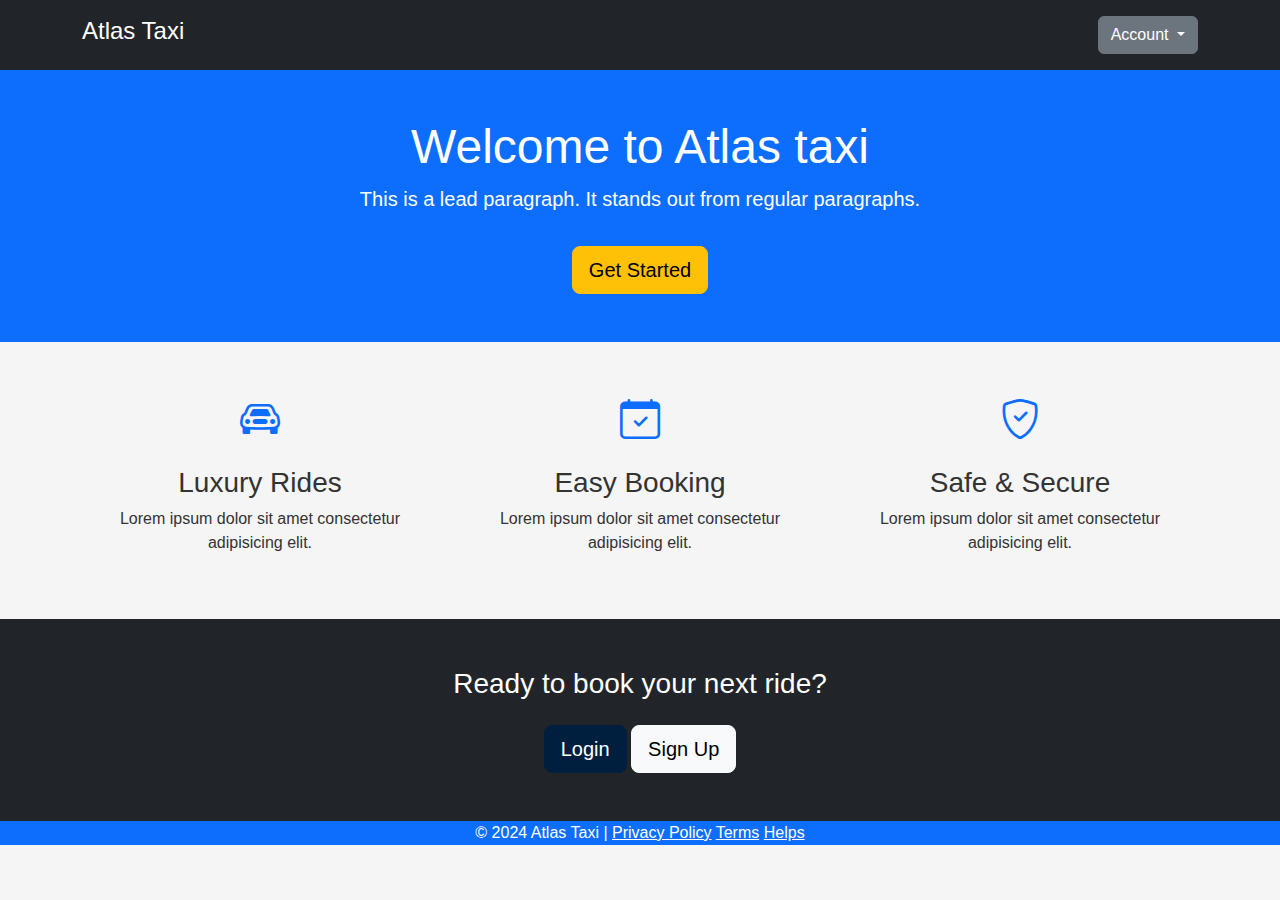
<file: index.html>
<!DOCTYPE html>
<html lang="en">
<head>
  <meta charset="UTF-8">
  <meta name="viewport" content="width=device-width, initial-scale=1.0">
  <link href="https://cdn.jsdelivr.net/npm/bootstrap@5.3.3/dist/css/bootstrap.min.css" rel="stylesheet" integrity="sha384-QWTKZyjpPEjISv5WaRU9OFeRpok6YctnYmDr5pNlyT2bRjXh0JMhjY6hW+ALEwIH" crossorigin="anonymous">
  <link href="https://cdn.jsdelivr.net/npm/bootstrap-icons/font/bootstrap-icons.css" rel="stylesheet">
  <script defer src="https://cdn.jsdelivr.net/npm/bootstrap@5.3.3/dist/js/bootstrap.bundle.min.js" integrity="sha384-YvpcrYf0tY3lHB60NNkmXc5s9fDVZLESaAA55NDzOxhy9GkcIdslK1eN7N6jIeHz" crossorigin="anonymous"></script>
  <link rel="stylesheet" href="Assets/styles.css">
  <title>Atlas Taxi - Home</title>
</head>
<body>
  <!-- Header section --> 
   <header class="bg-dark text-white py-3">
    <div class="container d-flex justify-content-between align-items-center">
      <h1 class="h4">Atlas Taxi</h1>
      <div class="dropdown">
        <button class="btn btn-secondary dropdown-toggle" type="button" id="dropdownMenuButton" data-bs-toggle="dropdown" aria-expanded="false">
          Account
        </button>
        <ul class="dropdown-menu" aria-labelledby="dropdownMenuButton">
          <li><a class="dropdown-item" href="pages/user-login.html">Login</a></li>
          <li><a class="dropdown-item" href="pages/signup.html">Sign Up</a></li>
        </ul>
      </div>
    </div>
   </header>
  <!-- Hero section --> 
  <section class="bg-primary text-white py-5 text-center">
  <div class="container">
    <h2 class="display-5">Welcome to Atlas taxi</h2>
    <p class="lead">
      This is a lead paragraph. It stands out from regular paragraphs.
    </p>
    <a href="pages/signup.html" class="btn btn-warning btn-lg mt-3">Get Started</a>
   </div>
  </section> 
   
  <!-- Features section --> 
  <section class="py-5">
    <div class="container text-center">
      <div class="row align-items">
        <div class="col-md-4">
          <i class="bi bi-car-front fs-1 text-primary"></i>
          <h3 class="mt-3">Luxury Rides</h3>
          <p>Lorem ipsum dolor sit amet consectetur adipisicing elit.</p>
        </div>
        <div class="col-md-4">
          <i class="bi bi-calendar-check fs-1 text-primary"></i>
          <h3 class="mt-3">Easy Booking</h3>
          <p>Lorem ipsum dolor sit amet consectetur adipisicing elit.</p>
        </div>
        <div class="col-md-4">
          <i class="bi bi-shield-check fs-1 text-primary"></i>
          <h3 class="mt-3">Safe & Secure</h3>
          <p>Lorem ipsum dolor sit amet consectetur adipisicing elit.</p>
        </div>
      </div>
    </div>
  </section>
   
  <!-- Take action section --> 
  <section class="bg-dark text-white text-center py-5">
  <div class="container">
      <h3>Ready to book your next ride?</h3>
      <a href="pages/user-login.html" class="btn btn-primary btn-lg mt-3">Login</a>
      <a href="pages/signup.html" class="btn btn-light btn-lg mt-3">Sign Up</a>
  </div>
  </section>
  <!-- Footer section--> 
  <footer class="bg-primary text-center">
    <p>
        &copy; 2024 Atlas Taxi |
        <a href="#" class="text-white">Privacy Policy</a>
        <a href="#" class="text-white">Terms</a>
        <a href="#" class="text-white">Helps</a>
    </p>
 </footer>
</body>
</html>
</file>
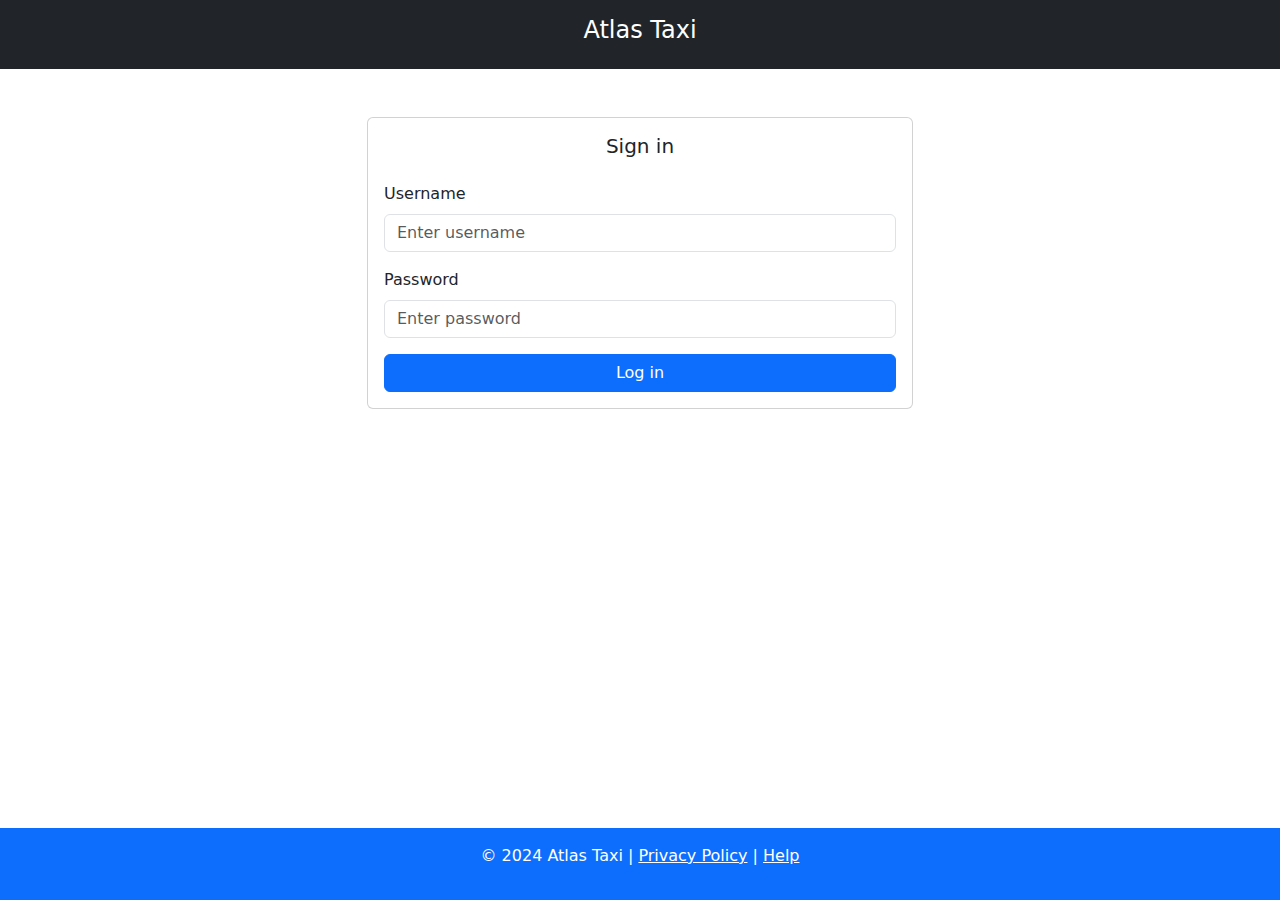
<file: pages/admin-login.html>
<!DOCTYPE html>
<html lang="en">
  <head>
    <meta charset="UTF-8">
    <meta name="viewport" content="width=device-width, initial-scale=1.0">
    <link href="https://cdn.jsdelivr.net/npm/bootstrap@5.3.3/dist/css/bootstrap.min.css" rel="stylesheet" integrity="sha384-QWTKZyjpPEjISv5WaRU9OFeRpok6YctnYmDr5pNlyT2bRjXh0JMhjY6hW+ALEwIH" crossorigin="anonymous">
    <script defer src="https://cdn.jsdelivr.net/npm/bootstrap@5.3.3/dist/js/bootstrap.bundle.min.js" integrity="sha384-YvpcrYf0tY3lHB60NNkmXc5s9fDVZLESaAA55NDzOxhy9GkcIdslK1eN7N6jIeHz" crossorigin="anonymous"></script>
    <style>
        body {
          
          min-height: 100vh;
          margin: 0;
          display: flex;
          flex-direction: column;
        }

        footer {
            background-color: #007bff;
            color: white;
            text-align: center;
            padding: 20px;
            margin-top: auto;
        }
    </style>
    <title>Atlas Taxi Sign in</title>
  </head>
  <body>
    <!-- Header -->
    <header class="bg-dark text-white py-3">
      <div class="container text-center">
        <h1 class="h4">Atlas Taxi</h1>
      </div>
    </header>

    <!-- Signip Form -->
    <main class="container my-5">
      <div class="row justify-content-center">
        <div class="col-md-6">
          <div class="card">
            <div class="card-body">
                <h2 class="h5 text-center mb-4">Sign in</h2>
                <form>
                    <div class="mb-3">
                        <label for="username" class="form-label">Username</label>
                        <input type="username" class="form-control" id="username" placeholder="Enter username" required>
                    </div>
                    <div class="mb-3">
                        <label for="password" class="form-label">Password</label>
                        <input type="password" class="form-control" id="password" placeholder="Enter password" required>
                    </div>
                    <a href="../pages/admin.html" class="btn btn-primary w-100">Log in</a>
                </form>
            </div>
          </div>
        </div>
      </div>
    </main>

    <!-- Footer -->
    <footer class="bg-primary text-white text-center py-3">
      <p>&copy; 2024 Atlas Taxi | <a href="#" class="text-white">Privacy Policy</a> | <a href="#" class="text-white">Help</a></p>
    </footer>
  </body>
</html>
</file>
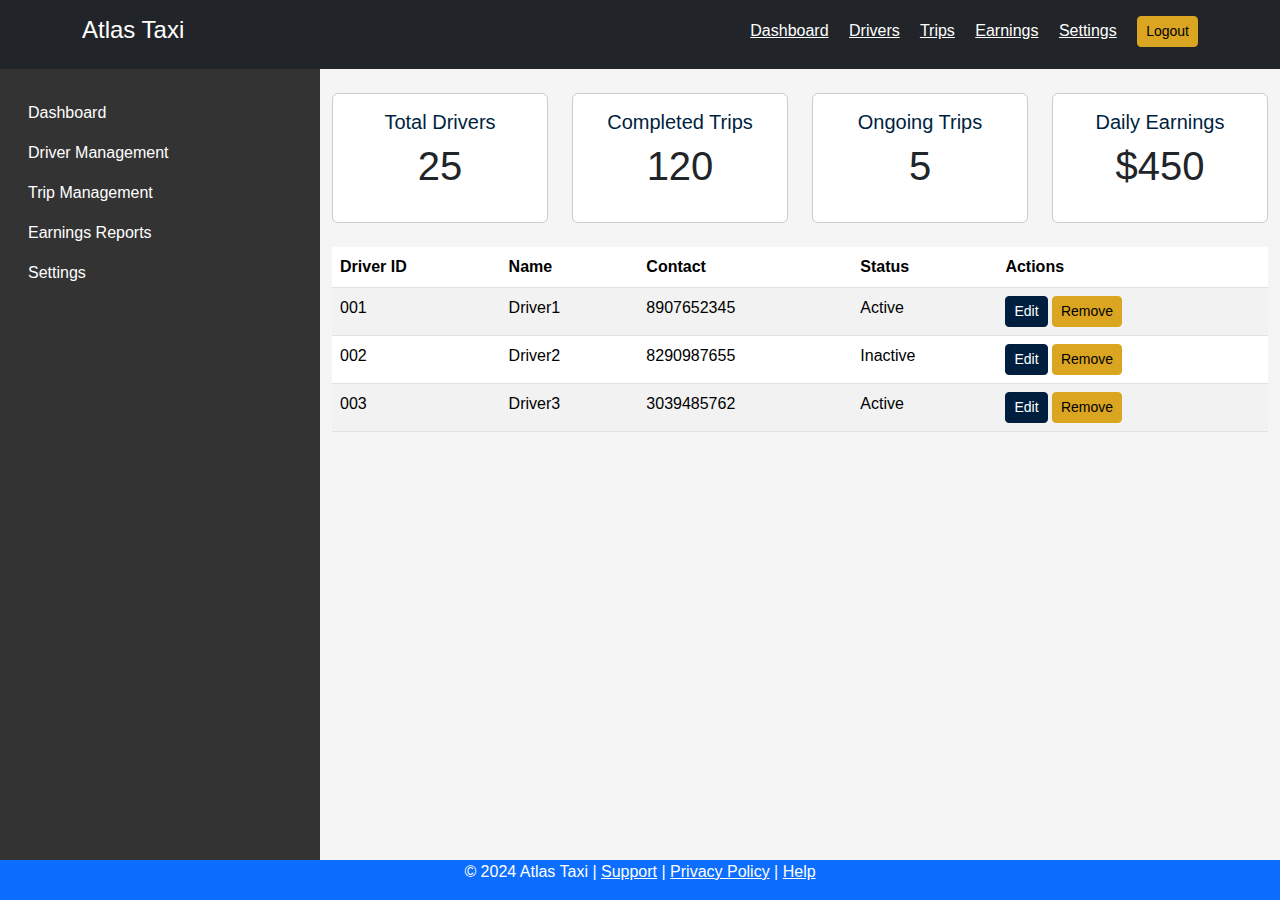
<file: pages/admin.html>
<!DOCTYPE html>
<html lang="en">
<head>
    <meta charset="UTF-8">
    <meta name="viewport" content="width=device-width, initial-scale=1.0">
    <link href="https://cdn.jsdelivr.net/npm/bootstrap@5.3.3/dist/css/bootstrap.min.css" rel="stylesheet" integrity="sha384-QWTKZyjpPEjISv5WaRU9OFeRpok6YctnYmDr5pNlyT2bRjXh0JMhjY6hW+ALEwIH" crossorigin="anonymous">
    <script defer src="https://cdn.jsdelivr.net/npm/bootstrap@5.3.3/dist/js/bootstrap.bundle.min.js" integrity="sha384-YvpcrYf0tY3lHB60NNkmXc5s9fDVZLESaAA55NDzOxhy9GkcIdslK1eN7N6jIeHz" crossorigin="anonymous"></script>
    <link rel="stylesheet" href="../Assets/styles.css">
    <title>Atlas Taxi Admin Page</title>
</head>
<body class="d-flex flex-column min-vh-100">
    <!-- Header -->
    <header class="bg-dark text-white py-3">
        <div class="container d-flex justify-content-between align-items center">
            <h1 class="h4">Atlas Taxi</h1>
            <nav>
                <a class="text-white me-3" href="#">Dashboard</a>
                <a class="text-white me-3" href="#">Drivers</a>
                <a class="text-white me-3" href="#">Trips</a>
                <a class="text-white me-3" href="#">Earnings</a>
                <a class="text-white" href="#">Settings</a>
                <button class="btn btn-danger btn-sm ms-3">Logout</button>
            </nav>
        </div>
    </header>

    <!-- Sidebar and Main content -->
    <div style="display: grid" class="container-fluid flex-grow-1">
        <div class="row">
            <!-- Sidebar -->
            <aside class="col-md-3 py-4">
                <nav class="nav flex-column">
                    <a class="nav-link" href="#">Dashboard</a>
                    <a class="nav-link" href="#">Driver Management</a>
                    <a class="nav-link" href="#">Trip Management</a>
                    <a class="nav-link" href="#">Earnings Reports</a>
                    <a class="nav-link" href="#">Settings</a>
                </nav>
            </aside>
        <!-- Main content -->
         <main class="col-md-9 py-4">
            <!-- Metrics cards -->
             <div class="row mb-4">
                <div class="col-md-3">
                    <div class="card text-center">
                        <div class="card-body">
                            <h5>Total Drivers</h5>
                            <p class="display-6">25</p>
                        </div>
                    </div>
                </div>
                <div class="col-md-3">
                    <div class="card text-center">
                        <div class="card-body">
                            <h5>Completed Trips</h5>
                            <p class="display-6">120</p>
                        </div>
                    </div>
                </div>
                <div class="col-md-3">
                    <div class="card text-center">
                        <div class="card-body">
                            <h5>Ongoing Trips</h5>
                            <p class="display-6">5</p>
                        </div>
                    </div>
                </div>
                <div class="col-md-3">
                    <div class="card text-center">
                        <div class="card-body">
                            <h5>Daily Earnings</h5>
                            <p class="display-6">$450</p>
                        </div>
                    </div>
                </div>
             </div>
            <!-- Drivers Table -->
            <div class="table-responsive">
                <table class="table table-striped">
                  <thead>
                    <tr>
                        <th>Driver ID</th>
                        <th>Name</th>
                        <th>Contact</th>
                        <th>Status</th>
                        <th>Actions</th>
                    </tr>
                  </thead>
                  <tbody>
                    <tr>
                        <td>001</td>
                        <td>Driver1</td>
                        <td>8907652345</td>
                        <td>Active</td>
                        <td>
                            <button class="btn btn-primary btn-sm">Edit</button>
                            <button class="btn btn-primary btn-danger btn-sm">Remove</button>
                        </td>
                    </tr>
                    <tr>
                        <td>002</td>
                        <td>Driver2</td>
                        <td>8290987655</td>
                        <td>Inactive</td>
                        <td>
                            <button class="btn btn-primary btn-sm">Edit</button>
                            <button class="btn btn-primary btn-danger btn-sm">Remove</button>
                        </td>
                    </tr>
                    <tr>
                        <td>003</td>
                        <td>Driver3</td>
                        <td>3039485762</td>
                        <td>Active</td>
                        <td>
                            <button class="btn btn-primary btn-sm">Edit</button>
                            <button class="btn btn-primary btn-danger btn-sm">Remove</button>
                        </td>
                    </tr>
                  </tbody>
                </table>
              </div>
         </main>
        </div>
    </div>
    <!-- Footer -->
    <footer class="bg-primary text-white text-center">
        <p>
            &copy; 2024 Atlas Taxi | 
            <a href="#" class="text-white">Support</a> | 
            <a href="#" class="text-white">Privacy Policy</a> | 
            <a href="#" class="text-white">Help</a> 
        </p>
    </footer>
    

</body>
</html>
</file>
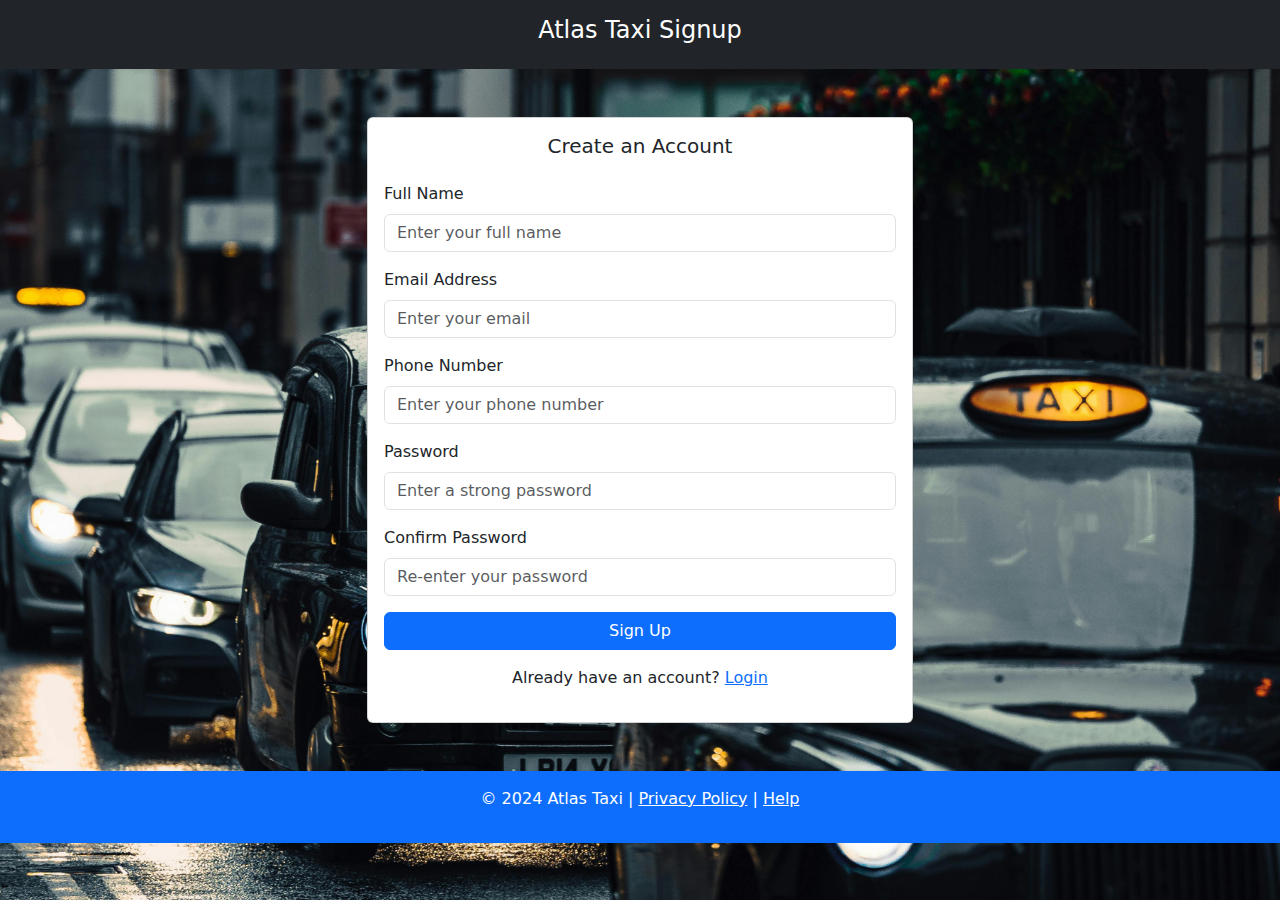
<file: pages/signup.html>
<!DOCTYPE html>
<html lang="en">
  <head>
    <meta charset="UTF-8">
    <meta name="viewport" content="width=device-width, initial-scale=1.0">
    <link href="https://cdn.jsdelivr.net/npm/bootstrap@5.3.3/dist/css/bootstrap.min.css" rel="stylesheet" integrity="sha384-QWTKZyjpPEjISv5WaRU9OFeRpok6YctnYmDr5pNlyT2bRjXh0JMhjY6hW+ALEwIH" crossorigin="anonymous">
    <script defer src="https://cdn.jsdelivr.net/npm/bootstrap@5.3.3/dist/js/bootstrap.bundle.min.js" integrity="sha384-YvpcrYf0tY3lHB60NNkmXc5s9fDVZLESaAA55NDzOxhy9GkcIdslK1eN7N6jIeHz" crossorigin="anonymous"></script>
    <title>Atlas Taxi Signup</title>
  </head>
  <body style="background-image: url('../Assets/images/black-taxi.jpg'); background-size: cover; background-position: center; background-attachment: fixed;">
    <!-- Header -->
    <header class="bg-dark text-white py-3">
      <div class="container text-center">
        <h1 class="h4">Atlas Taxi Signup</h1>
      </div>
    </header>

    <!-- Signup Form -->
    <main class="container my-5">
      <div class="row justify-content-center">
        <div class="col-md-6">
          <div class="card">
            <div class="card-body">
              <h2 class="h5 text-center mb-4">Create an Account</h2>
              <form>
                <div class="mb-3">
                  <label for="fullName" class="form-label">Full Name</label>
                  <input type="text" class="form-control" id="fullName" placeholder="Enter your full name" required>
                </div>
                <div class="mb-3">
                  <label for="email" class="form-label">Email Address</label>
                  <input type="email" class="form-control" id="email" placeholder="Enter your email" required>
                </div>
                <div class="mb-3">
                  <label for="phone" class="form-label">Phone Number</label>
                  <input type="tel" class="form-control" id="phone" placeholder="Enter your phone number" required>
                </div>
                <div class="mb-3">
                  <label for="password" class="form-label">Password</label>
                  <input type="password" class="form-control" id="password" placeholder="Enter a strong password" required>
                </div>
                <div class="mb-3">
                  <label for="confirmPassword" class="form-label">Confirm Password</label>
                  <input type="password" class="form-control" id="confirmPassword" placeholder="Re-enter your password" required>
                </div>
                <button type="submit" class="btn btn-primary w-100">Sign Up</button>
              </form>
              <p class="mt-3 text-center">
                Already have an account? <a href="../pages/user-login.html" class="text-primary">Login</a>
              </p>
            </div>
          </div>
        </div>
      </div>
    </main>

    <!-- Footer -->
    <footer class="bg-primary text-white text-center py-3">
      <p>&copy; 2024 Atlas Taxi | <a href="#" class="text-white">Privacy Policy</a> | <a href="#" class="text-white">Help</a></p>
    </footer>
  </body>
</html>
</file>
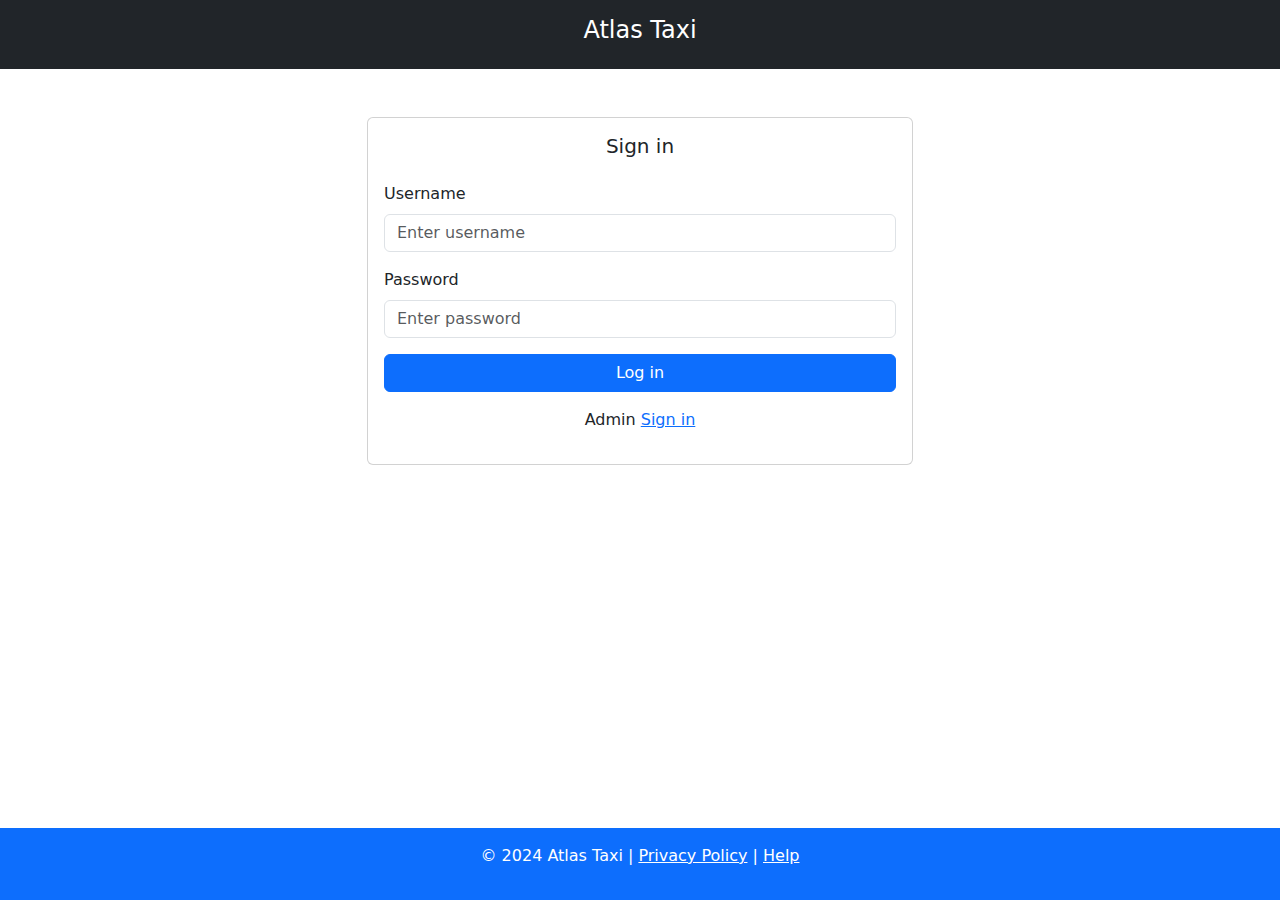
<file: pages/user-login.html>
<!DOCTYPE html>
<html lang="en">
  <head>
    <meta charset="UTF-8">
    <meta name="viewport" content="width=device-width, initial-scale=1.0">
    <link href="https://cdn.jsdelivr.net/npm/bootstrap@5.3.3/dist/css/bootstrap.min.css" rel="stylesheet" integrity="sha384-QWTKZyjpPEjISv5WaRU9OFeRpok6YctnYmDr5pNlyT2bRjXh0JMhjY6hW+ALEwIH" crossorigin="anonymous">
    <script defer src="https://cdn.jsdelivr.net/npm/bootstrap@5.3.3/dist/js/bootstrap.bundle.min.js" integrity="sha384-YvpcrYf0tY3lHB60NNkmXc5s9fDVZLESaAA55NDzOxhy9GkcIdslK1eN7N6jIeHz" crossorigin="anonymous"></script>
    <style>
        body {
          background-image: url('https://cdn.pixabay.com/animation/2024/11/27/20/36/20-36-49-982_512.gif');
          background-size: contain;
          background-position: center;
          background-attachment: fixed;
          min-height: 100vh;
          margin: 0;
          display: flex;
          flex-direction: column;
        }

        footer {
            background-color: #007bff;
            color: white;
            text-align: center;
            padding: 20px;
            margin-top: auto;
        }
    </style>
    <title>Atlas Taxi Sign in</title>
  </head>
  <body>
    <!-- Header -->
    <header class="bg-dark text-white py-3">
      <div class="container text-center">
        <h1 class="h4">Atlas Taxi</h1>
      </div>
    </header>

    <!-- Signip Form -->
    <main class="container my-5">
      <div class="row justify-content-center">
        <div class="col-md-6">
          <div class="card">
            <div class="card-body">
                <h2 class="h5 text-center mb-4">Sign in</h2>
                <form>
                    <div class="mb-3">
                        <label for="username" class="form-label">Username</label>
                        <input type="username" class="form-control" id="username" placeholder="Enter username" required>
                    </div>
                    <div class="mb-3">
                        <label for="password" class="form-label">Password</label>
                        <input type="password" class="form-control" id="password" placeholder="Enter password" required>
                    </div>
                    <a href="../pages/user.html" class="btn btn-primary w-100">Log in</a>
                </form>
                <p class="mt-3 text-center">
                Admin <a href="../pages/admin-login.html" class="text-primary">Sign in</a>
                </p>
            </div>
          </div>
        </div>
      </div>
    </main>

    <!-- Footer -->
    <footer class="bg-primary text-white text-center py-3">
      <p>&copy; 2024 Atlas Taxi | <a href="#" class="text-white">Privacy Policy</a> | <a href="#" class="text-white">Help</a></p>
    </footer>
  </body>
</html>
</file>
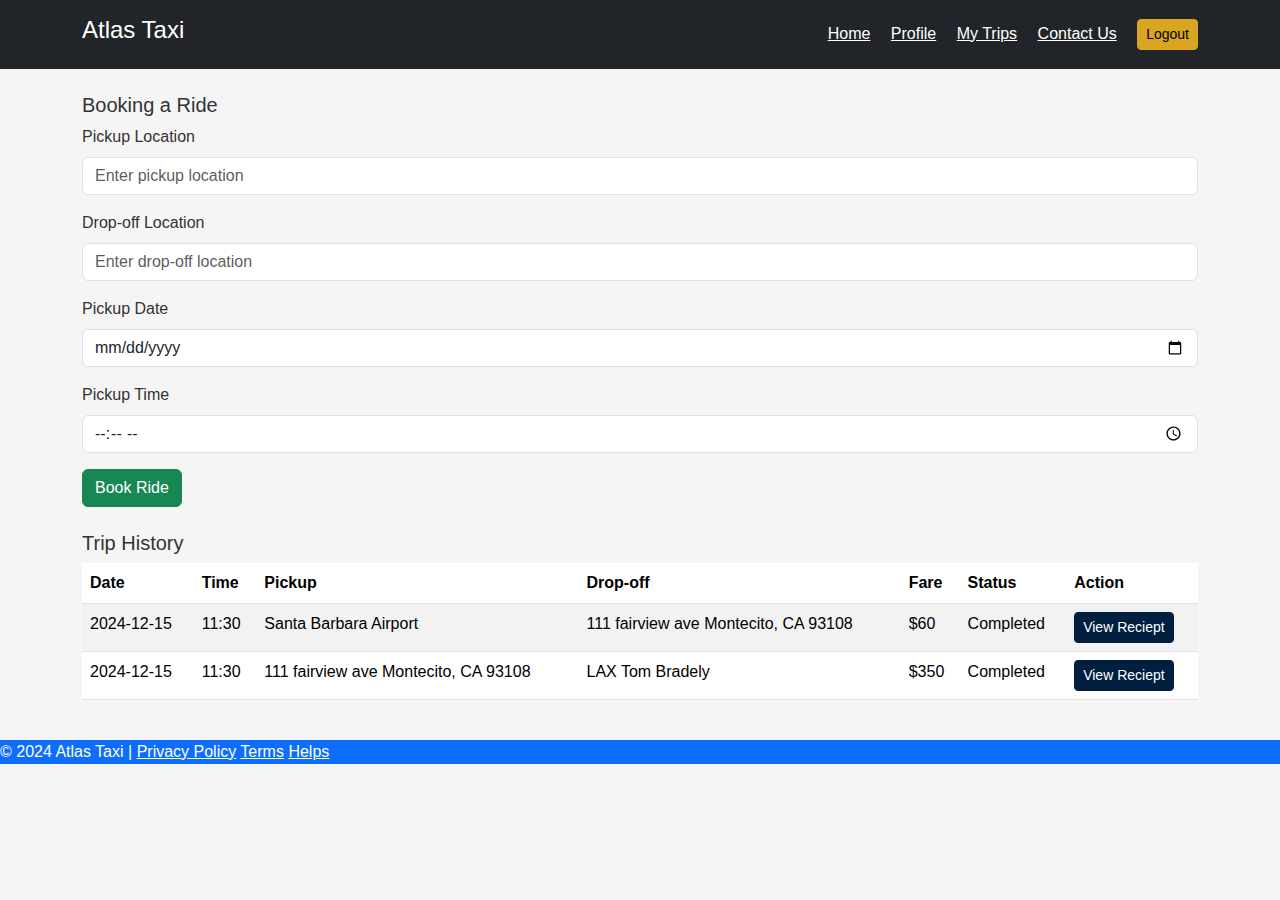
<file: pages/user.html>
<!DOCTYPE html>
<html lang="en">
<head>
    <meta charset="UTF-8">
    <meta name="viewport" content="width=device-width, initial-scale=1.0">
    <link href="https://cdn.jsdelivr.net/npm/bootstrap@5.3.3/dist/css/bootstrap.min.css" rel="stylesheet" integrity="sha384-QWTKZyjpPEjISv5WaRU9OFeRpok6YctnYmDr5pNlyT2bRjXh0JMhjY6hW+ALEwIH" crossorigin="anonymous">
    <script defer src="https://cdn.jsdelivr.net/npm/bootstrap@5.3.3/dist/js/bootstrap.bundle.min.js" integrity="sha384-YvpcrYf0tY3lHB60NNkmXc5s9fDVZLESaAA55NDzOxhy9GkcIdslK1eN7N6jIeHz" crossorigin="anonymous"></script>
    <link rel="stylesheet" href="../Assets/styles.css">
    <title>Atlas Taxi User Page</title>
</head>
<body>
    <!-- Header -->
     <header class="bg-dark py-3">
        <div class="container d-flex justify-content-between align-items-center">
            <h1 class="h4">Atlas Taxi</h1>
            <nav>
                <a href="#" class="text-white me-3">Home</a>
                <a href="#" class="text-white me-3">Profile</a>
                <a href="#" class="text-white me-3">My Trips</a>
                <a href="#" class="text-white me-3">Contact Us</a>
                <button class="btn btn-danger btn-sm">Logout</button>
            </nav>
        </div>
     </header>

    <!-- Main Content -->
     <main class="container my-4">
        <!-- Booking Section -->
        <section class="mb-4">
            <h2 class="h5">Booking a Ride</h2>
            <form>
                <div class="mb-3">
                    <label for="pickup" class="form-label">Pickup Location</label>
                        <input type="text" class="form-control" id="pickup" placeholder="Enter pickup location">
                </div>
                <div class="mb-3">
                    <label for="dropoff" class="form-label">Drop-off Location</label>
                    <input type="text" class="form-control" id="dropoff" placeholder="Enter drop-off location">
                </div>
                <div class="mb-3">
                    <label for="date" class="form-label">Pickup Date</label>
                    <input type="date" class="form-control" id="date">
                </div>
                <div class="mb-3">
                    <label for="time" class="form-label">Pickup Time</label>
                    <input type="time" class="form-control" id="Time">
                </div>
                <button type="submit" class="btn btn-success">Book Ride</button> 
            </form>
        </section>
        <!-- Trip History -->
         <h2 class="h5">Trip History</h2>
         <div class="table-responsive">
            <table class="table table-striped">
              <thead>
                <tr>
                    <th>Date</th>
                    <th>Time</th>
                    <th>Pickup</th>
                    <th>Drop-off</th>
                    <th>Fare</th>
                    <th>Status</th>
                    <th>Action</th>
                </tr>
              </thead>
              <tbody>
                <tr>
                    <td>2024-12-15</td>
                    <td>11:30</td>
                    <td>Santa Barbara Airport</td>
                    <td>111 fairview ave Montecito, CA 93108</td>
                    <td>$60</td>
                    <td>Completed</td>
                    <td><button class="btn btn-primary btn-sm">View Reciept</button></td>
                </tr>
                <tr>
                    <td>2024-12-15</td>
                    <td>11:30</td>
                    <td>111 fairview ave Montecito, CA 93108</td>
                    <td>LAX Tom Bradely</td>
                    <td>$350</td>
                    <td>Completed</td>
                    <td><button class="btn btn-primary btn-sm">View Reciept</button></td>
                </tr>
              </tbody>
            </table>
          </div>
     </main>
    <!-- Footer --> 
     <footer class="bg-primary">
        <p>
            &copy; 2024 Atlas Taxi |
            <a href="#" class="text-white">Privacy Policy</a>
            <a href="#" class="text-white">Terms</a>
            <a href="#" class="text-white">Helps</a>
        </p>
     </footer>
</body>
</html>
</file>
<file: Assets/styles.css>
/* General Colors */
body {
    background-color: #F5F5F5;
    color: #333333; /* Dark gray for text */
    font-family: Arial, sans-serif;
  }
  
  header {
    background-color: #000000; /* Black */
    color: #FFFFFF; /* White text */
  }
  
  footer {
    background-color: #333333; /* Charcoal gray */
    color: #FFFFFF; /* White text */
  }
  
  /* Buttons */
  .btn-primary {
    background-color: #001F3F; /* Navy blue */
    border-color: #001F3F;
    color: #FFFFFF;
    transition: background-color 0.3s ease, color 0.3s ease;
  }
  
  .btn-primary:hover {
    background-color: #DAA520; /* Gold on hover */
    border-color: #DAA520;
    color: #000000;
  }
  
  .btn-danger {
    background-color: #DAA520; /* Gold */
    border-color: #DAA520;
    color: #000000;
    transition: background-color 0.3s ease, color 0.3s ease;
  }
  
  /* Sidebar */
  aside {
    background-color: #333333; /* Charcoal gray */
    color: #FFFFFF;
  }
  
  .nav-link {
    color: #FFFFFF; /* White links */
  }
  
  .nav-link:hover {
    color: #DAA520; /* Gold on hover */
  }
  
  /* Cards */
  .card {
    background-color: #FFFFFF;
    border: 1px solid #CCCCCC; /* Light gray border */
  }
  
  .card h5 {
    color: #001F3F; /* Navy blue titles */
  }
  
  .btn:hover {
    transform: scale(1.05);
  }
</file>
